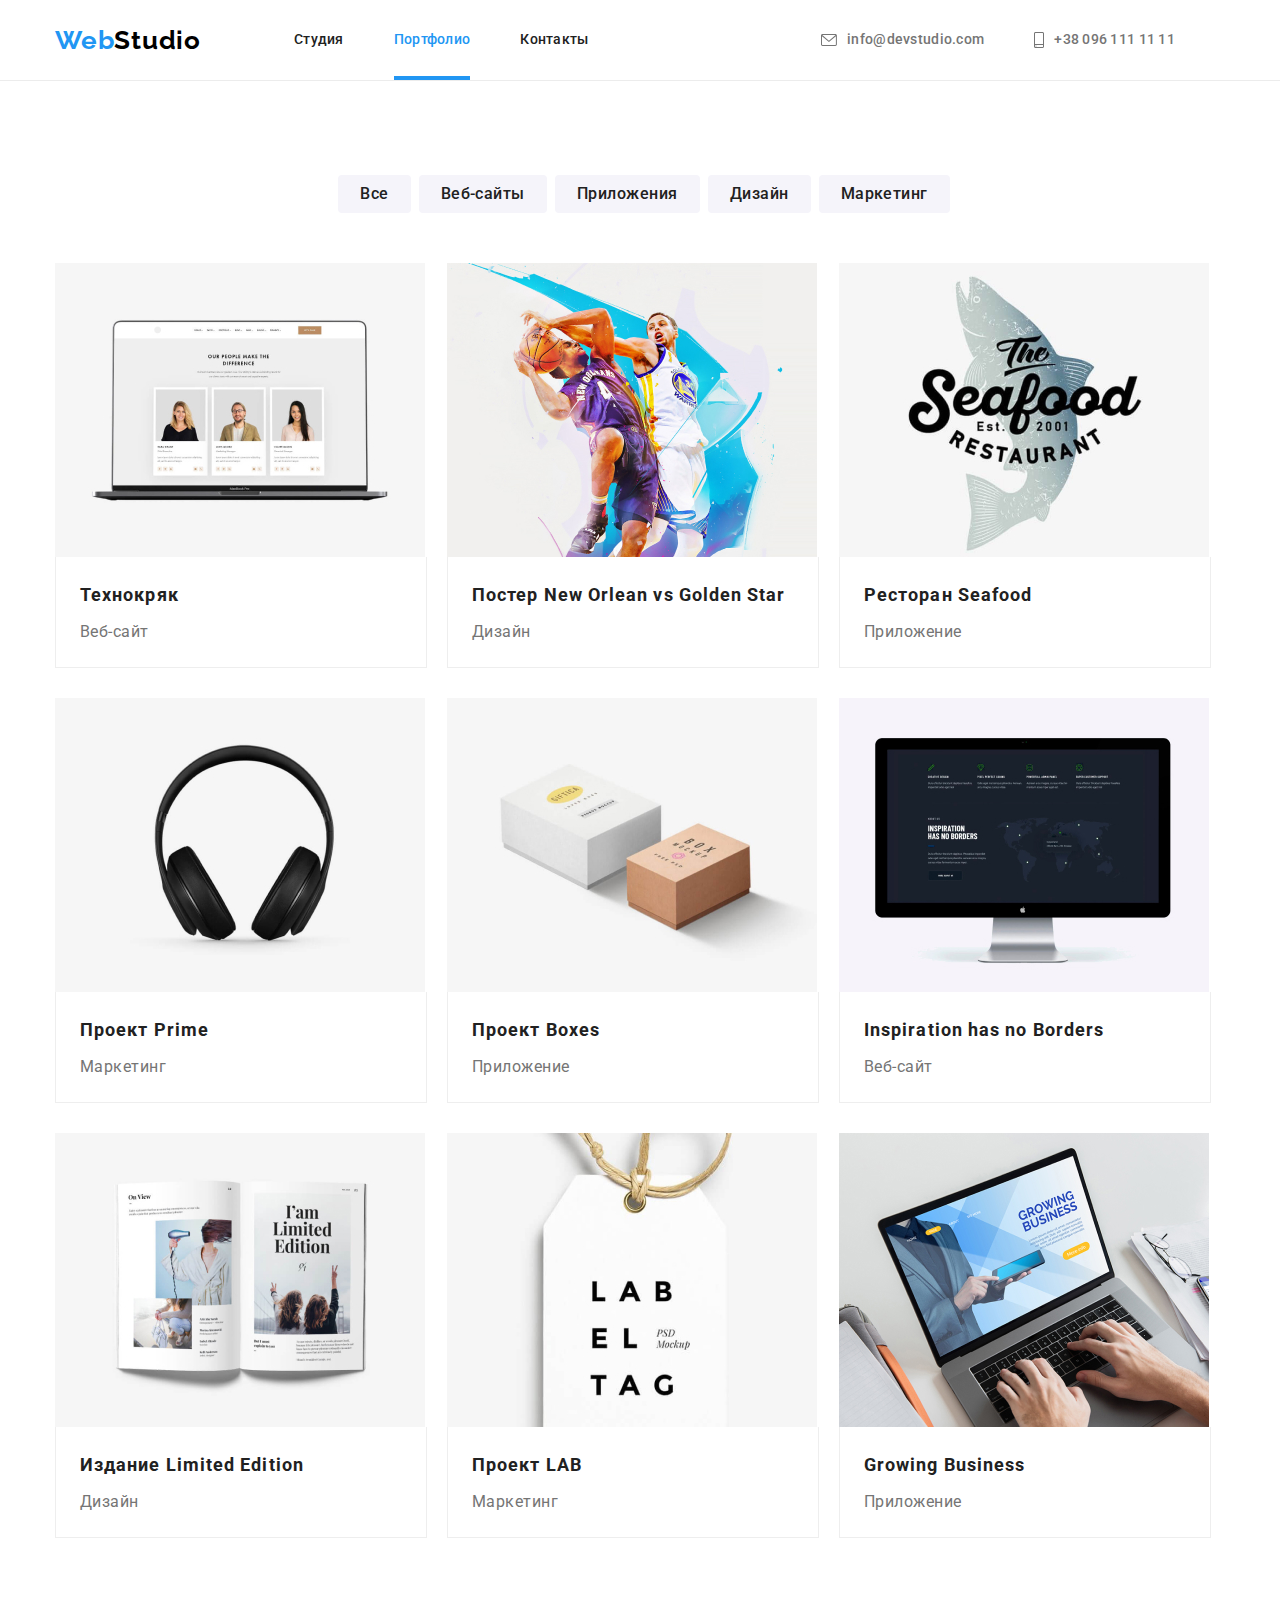
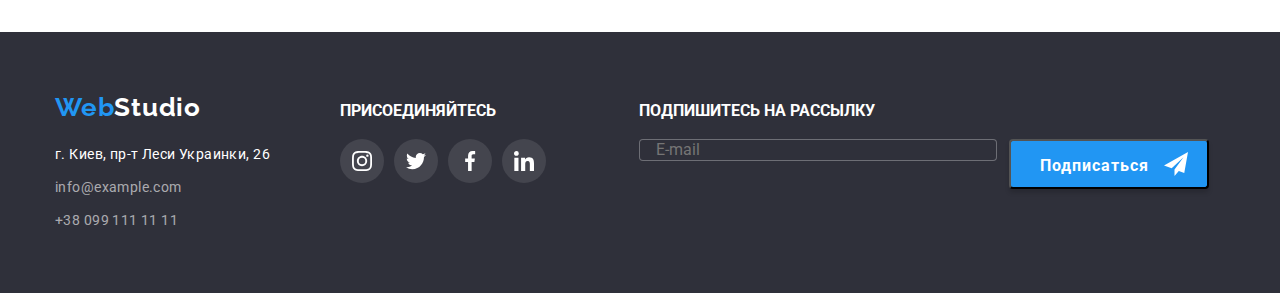
<file: portfolio.html>
<!DOCTYPE html>
<html lang="ru">
<head>
    <meta charset="UTF-8">
    <meta http-equiv="X-UA-Compatible" content="IE=edge">
    <meta name="description" content="Вивчення основ CSS">
    <title>Портфолио</title>
<link rel="stylesheet" href="https://cdnjs.cloudflare.com/ajax/libs/modern-normalize/1.0.0/modern-normalize.min.css">
    <link rel="stylesheet" href="./css/style.css">
<link
    href="https://fonts.googleapis.com/css2?family=Raleway:wght@700&amp;family=Roboto:wght@400;500;700;900&amp;display=swap"
    rel="stylesheet">
    
</head>
<body>
    <!--Шапка-->
<header class="page-header">
    <!--CONTAINER-->
    <div class="container">
    <nav class="header-nav"><a href="WebStudio" class="logo-web">Web<span class="logo">Studio</span></a>
        <ul class="nav-list">
            <li class="open-li"><a href="https://liudmylka.github.io/goit-markup-hw-06/" class="open-link">Студия</a></li>
            <li class="open-link-li"><a href="https://liudmylka.github.io/goit-markup-hw-06/portfolio.html" class="open">Портфолио</a></li>
            <li><a href="Контакты" class="site-nav">Контакты</a></li>
        </ul>
    </nav>
<ul class="contact-list">
    <li class="page-link-li">
        <a href="mailto:info@devstudio.com" class="page-link"> <svg class="mail-link">
                <use href="./images/icons.svg/symbol-defs.svg#icon-envelope"></use>
            </svg>info@devstudio.com</a>
    </li>
    <li class="page-link-li">
        <a href="tel:+380961111111" class="page-contact"><svg class="phone">
                <use href="./images/icons.svg/symbol-defs.svg#icon-smartphone"></use>
            </svg>+38 096 111 11 11</a>
    </li>
</ul>
</div>
</header>

<main>
    <!--Герой-->
<section class="hero-blok">
    <!--CONTAINER-->
    <div class="container">
    <h1 class="visually-hidden">Filters</h1>
    <ul class="button-list">   
        <li class="but-one"><button type="button" class="button">Все</button></li>
        <li class="but-one"><button type="button" class="button">Веб-сайты</button></li>
        <li class="but-one"><button type="button" class="button">Приложения</button></li>
        <li class="but-one"><button type="button" class="button">Дизайн</button></li>
        <li><button type="button" class="button">Маркетинг</button></li>
    </ul>
        <ul class="images">        
<li class="images-card"><a href="images1" class="photo">
    <div class="overlay-blok">
    <img width="370" src="images/portfolio/1.img.jpg" alt="project1">
    <div class="overlay">
        <p class="overlay-text">
            Технокряк это современная площадка распространения коронавируса. Компании используют эту платформу для цифрового
            шпионажа и атак на защищённые сервера конкурентов.
        </p>
    </div>
    </div>
    <div class="card-title">         
    <h2 class="title-small">Технокряк</h2>
     <p class="small-text-p">Веб-сайт</p></div>
    </a></li>

<li class="images-card"><a href="images2" class="photo">
    <div class="overlay-blok">
    <img width="370" src="images/portfolio/2.img.jpg" alt="project2">
        <div class="overlay">
            <p class="overlay-text">
                Технокряк это современная площадка распространения коронавируса. Компании используют эту платформу для цифрового
                шпионажа и атак на защищённые сервера конкурентов.
            </p>
        </div>
        </div>
    <div class="card-title">
    <h2 class="title-small">Постер New Orlean vs Golden Star</h2>
    <p class="small-text-p">Дизайн</p></div></a></li>
<li class="images-last"><a href="images3" class="photo">
    <div class="overlay-blok">
    <img width="370" src="images/portfolio/3.img.jpg" alt="project3">
    <div class="overlay">
        <p class="overlay-text">
            Технокряк это современная площадка распространения коронавируса. Компании используют эту платформу для цифрового
            шпионажа и атак на защищённые сервера конкурентов.
        </p>
    </div>
    </div>
    <div class="card-title">
    <h2 class="title-small">Ресторан Seafood</h2>
    <p class="small-text-p">Приложение</p></div></a></li>
<li class="images-card"><a href="images4" class="photo">
    <div class="overlay-blok">
    <img width="370" src="images/portfolio/4.img.jpg" alt="project4">
<div class="overlay">
    <p class="overlay-text">
        Технокряк это современная площадка распространения коронавируса. Компании используют эту платформу для цифрового
        шпионажа и атак на защищённые сервера конкурентов.
    </p>
</div>
</div>
    <div class="card-title">
    <h2 class="title-small">Проект Prime</h2>
    <p class="small-text-p">Маркетинг</p></div></a></li>
<li class="images-card"><a href="images5" class="photo">
    <div class="overlay-blok">
    <img width="370" src="images/portfolio/5.img.jpg" alt="project5">
    <div class="overlay">
        <p class="overlay-text">
            Технокряк это современная площадка распространения коронавируса. Компании используют эту платформу для цифрового
            шпионажа и атак на защищённые сервера конкурентов.
        </p>
    </div>
    </div>
    <div class="card-title">
    <h2 class="title-small">Проект Boxes</h2>
    <p class="small-text-p">Приложение</p></div></a></li>
<li class="images-last"><a href="images6" class="photo">
    <div class="overlay-blok">
    <img width="370" src="images/portfolio/6.img.jpg" alt="project6">
    <div class="overlay">
        <p class="overlay-text">
            Технокряк это современная площадка распространения коронавируса. Компании используют эту платформу для цифрового
            шпионажа и атак на защищённые сервера конкурентов.
        </p>
    </div>
    </div>
    <div class="card-title">
    <h2 class="title-small">Inspiration has no Borders</h2>   
    <p class="small-text-p">Веб-сайт</p></div></a></li>
<li class="images-card"><a href="images7" class="photo">
    <div class="overlay-blok">
    <img width="370" src="images/portfolio/7.img.jpg" alt="project7">
    <div class="overlay">
        <p class="overlay-text">
            Технокряк это современная площадка распространения коронавируса. Компании используют эту платформу для цифрового
            шпионажа и атак на защищённые сервера конкурентов.
        </p>
    </div>
    </div>
    <div class="card-title">
    <h2 class="title-small">Издание Limited Edition</h2>
    <p class="small-text-p">Дизайн</p></div></a></li>
<li class="images-card"><a href="images8" class="photo">
    <div class="overlay-blok">
    <img width="370" src="images/portfolio/8.img.jpg" alt="project8">
    <div class="overlay">
        <p class="overlay-text">
            Технокряк это современная площадка распространения коронавируса. Компании используют эту платформу для цифрового
            шпионажа и атак на защищённые сервера конкурентов.
        </p>
    </div>
    </div>
    <div class="card-title">
    <h2 class="title-small">Проект LAB</h2>
    <p class="small-text-p">Маркетинг</p></div></a></li>
<li class="images-last"><a href="images9" class="photo">
    <div class="overlay-blok">
    <img width="370" src="images/portfolio/9.img.jpg" alt="project9">
    <div class="overlay">
        <p class="overlay-text">
            Технокряк это современная площадка распространения коронавируса. Компании используют эту платформу для цифрового
            шпионажа и атак на защищённые сервера конкурентов.
        </p>
    </div>
    </div>
    <div class="card-title">
    <h2 class="title-small">Growing Business</h2>
    <p class="small-text-p">Приложение</p></div></a></li>
        </ul>
        </div>
</section>
</main>

<footer class="footer">
    <!--CONTAINER-->
    <div class="container">
        <div>
            <a href="WebStudio" class="logo-web">Web<span class="logo-two">Studio</span></a>
            <address class="footer-address">
                г. Киев, пр-т Леси Украинки, 26
                <ul class="link">
                    <li class="mail"><a href="mailto:info@example.com" class="footer-link">info@example.com</a></li>
                    <li class="tel"><a href="tel:+380991111111" class="footer-link">+38 099 111 11 11</a></li>
                </ul>
            </address>
        </div>
    
        <div class="footer-end">
            <h3 class="our-partner">присоединяйтесь</h3>
            <ul class="site">
                <li class="partner"><a class="site-link" href="https://www.instagram.com/">
                        <svg class="icon-two">
                            <use href="./images/icons.svg/symbol-defs.svg#icon-instagram-2"></use>
                        </svg></a></li>
                <li class="partner"><a class="site-link" href="https://twitter.com">
                        <svg class="icon-two">
                            <use href="./images/icons.svg/symbol-defs.svg#icon-twitter-1"></use>
                        </svg></a></li>
                <li class="partner"><a class="site-link" href="https://uk-ua.facebook.com">
                        <svg class="icon-two">
                            <use href="./images/icons.svg/symbol-defs.svg#icon-facebook-1"></use>
                        </svg></a></li>
                <li class="partner-last"><a class="site-link" href="https://www.linkedin.com">
                        <svg class="icon-two">
                            <use href="./images/icons.svg/symbol-defs.svg#icon-linkedin-1"></use>
                        </svg></a></li>
            </ul>
        </div>
    <form class="signup-form" name="signup_form" autocomplete="on" novalidate>
        
        <h3 class="name-form">Подпишитесь на рассылку</h3>
        <div class="all-form">
       <label>
            <input type="email" name="email" placeholder="E-mail" />
        </label>
        <div class="button-icon">
        <button type="submit" class="button-form">Подписаться
            <svg class="icon-send">
                <use href="./images/icons.svg/symbol-defs-2.svg#icon-icon-send"></use>
            </svg>
        </button></div>
    </div>
    </form>
    </div>
</footer>
</body>
</html>
</file>
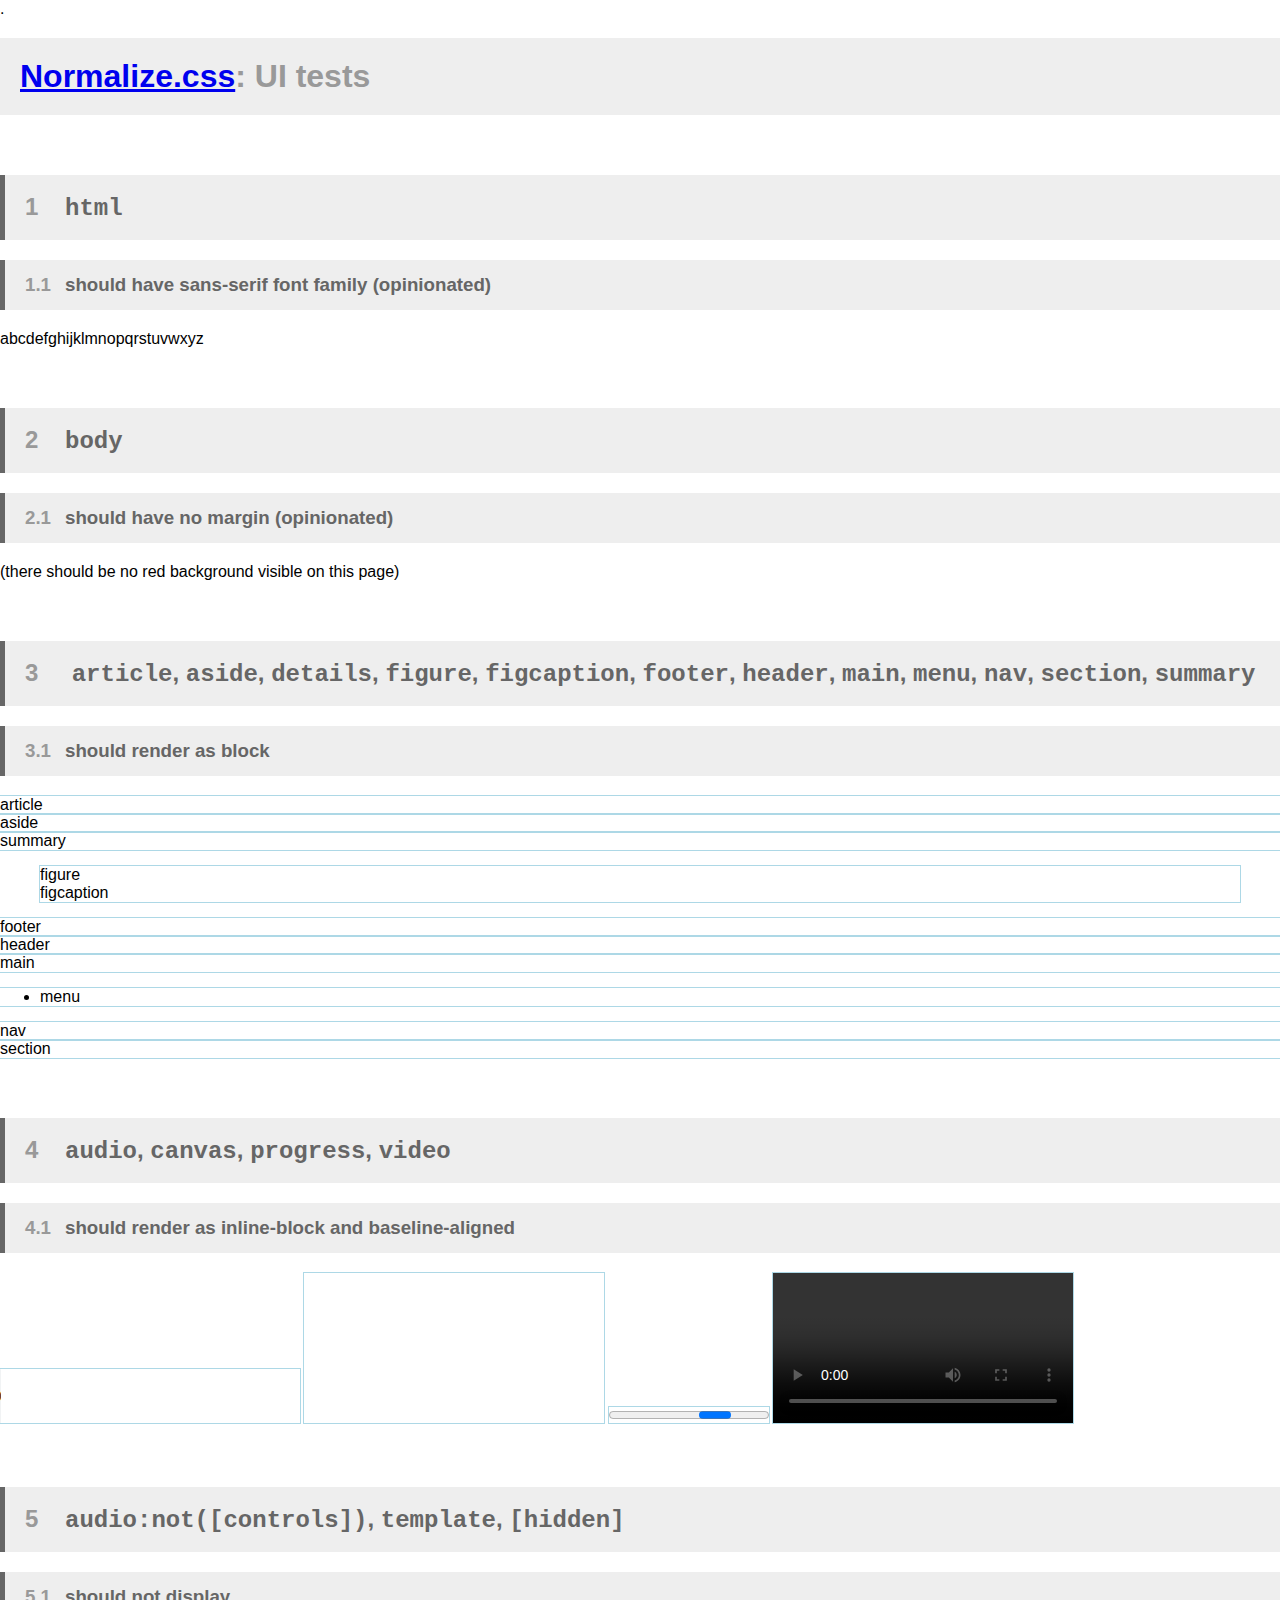
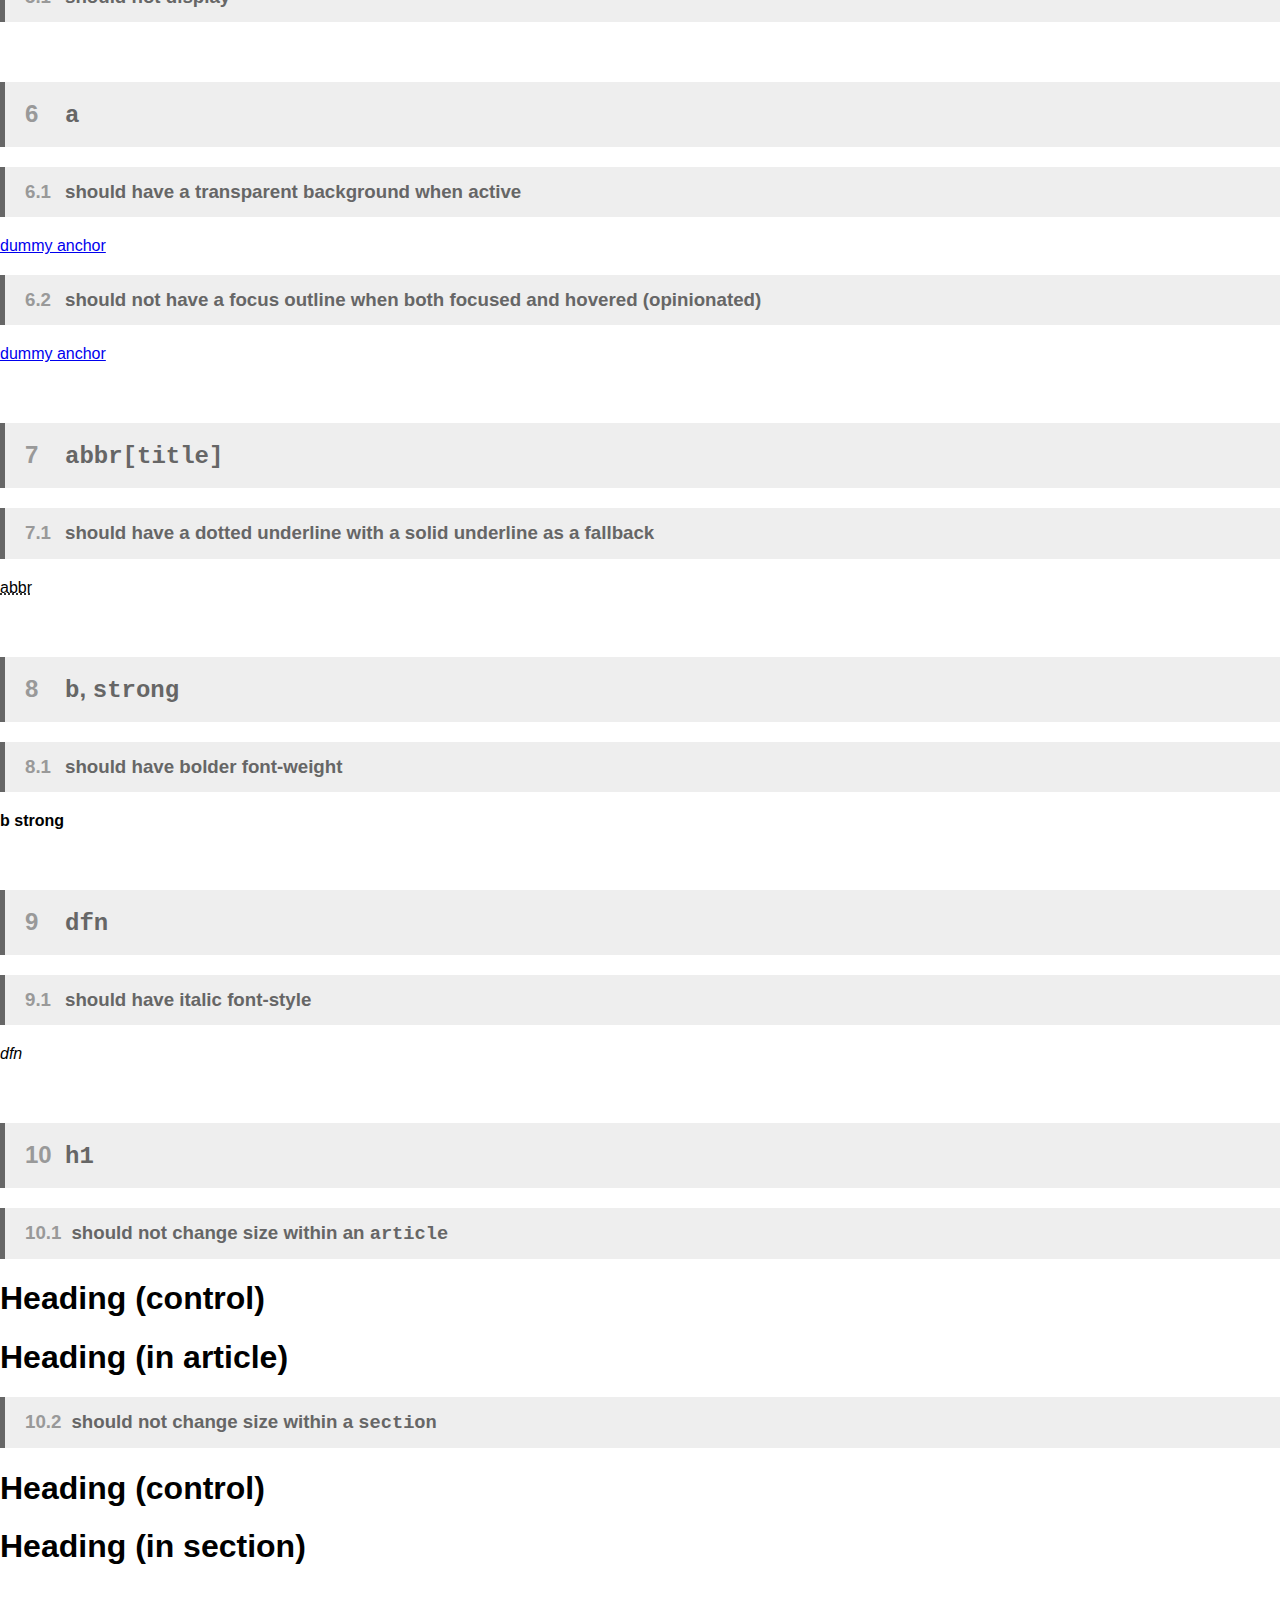
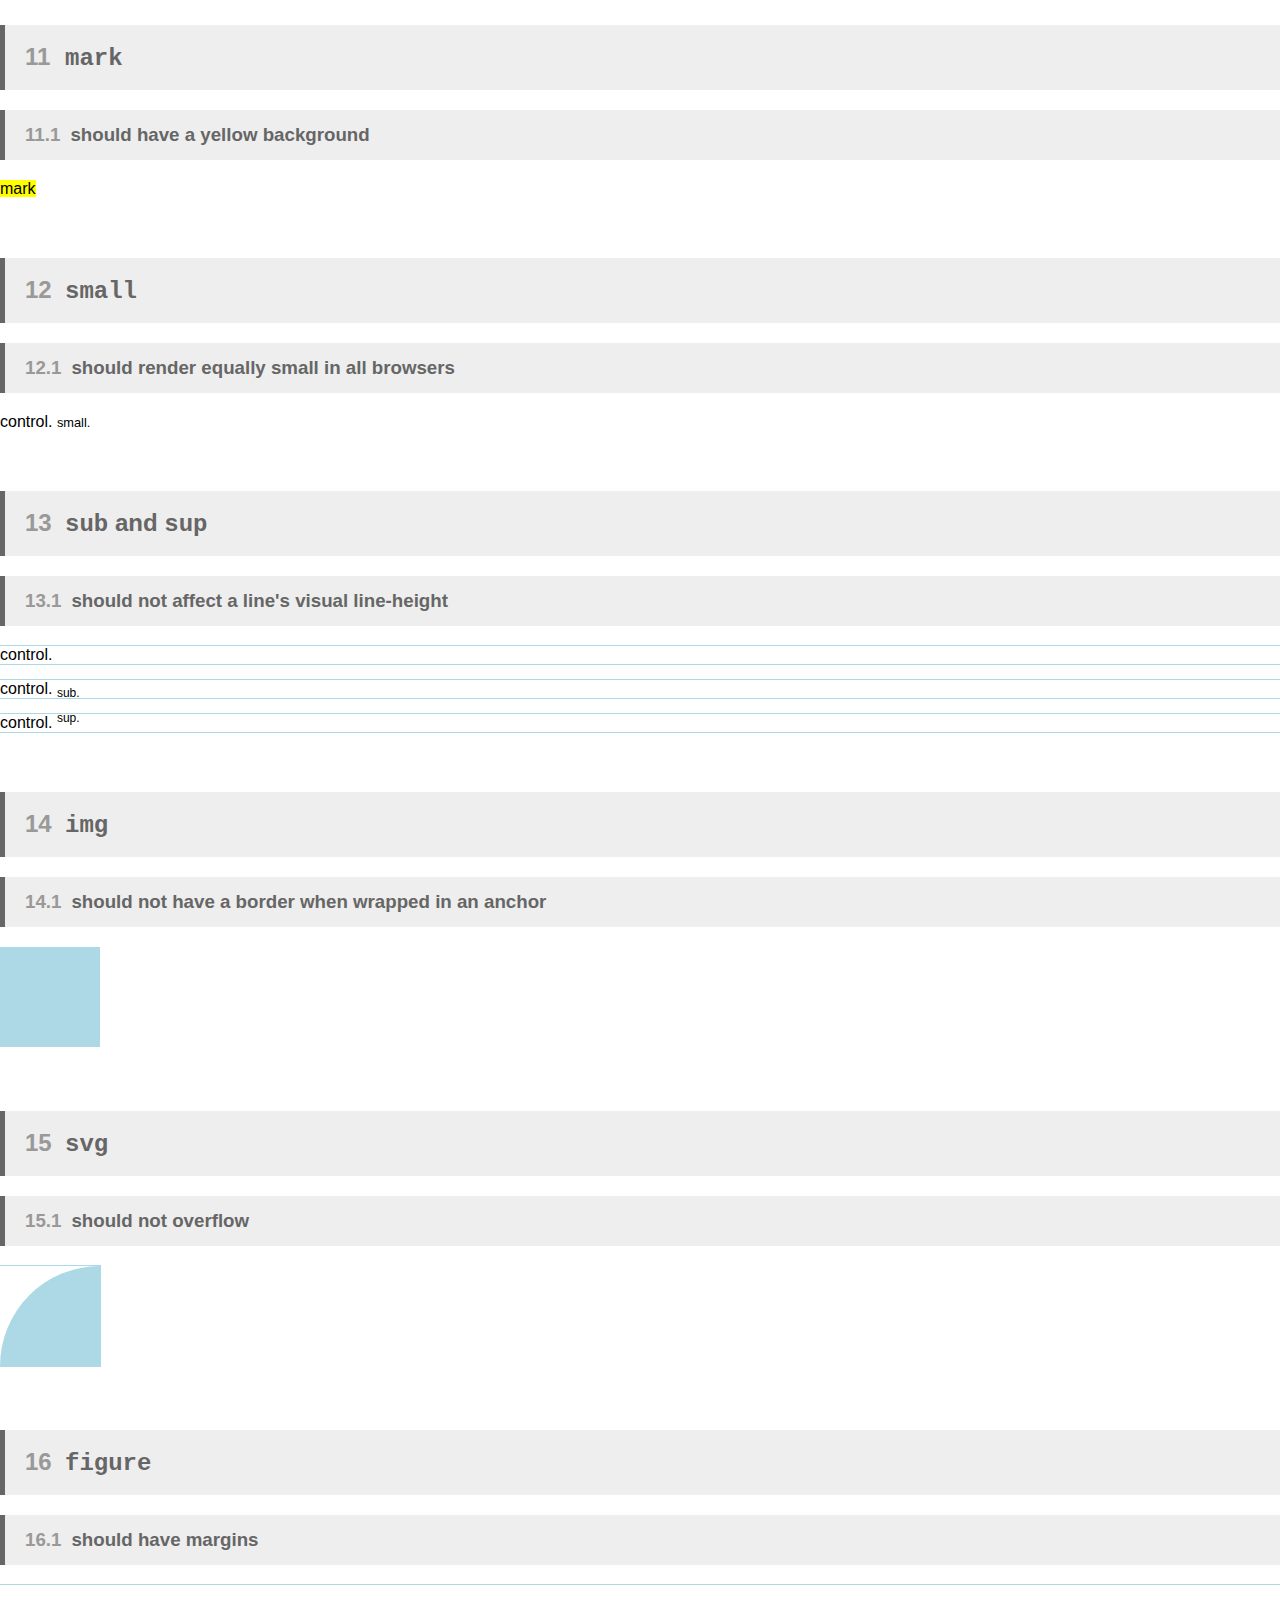
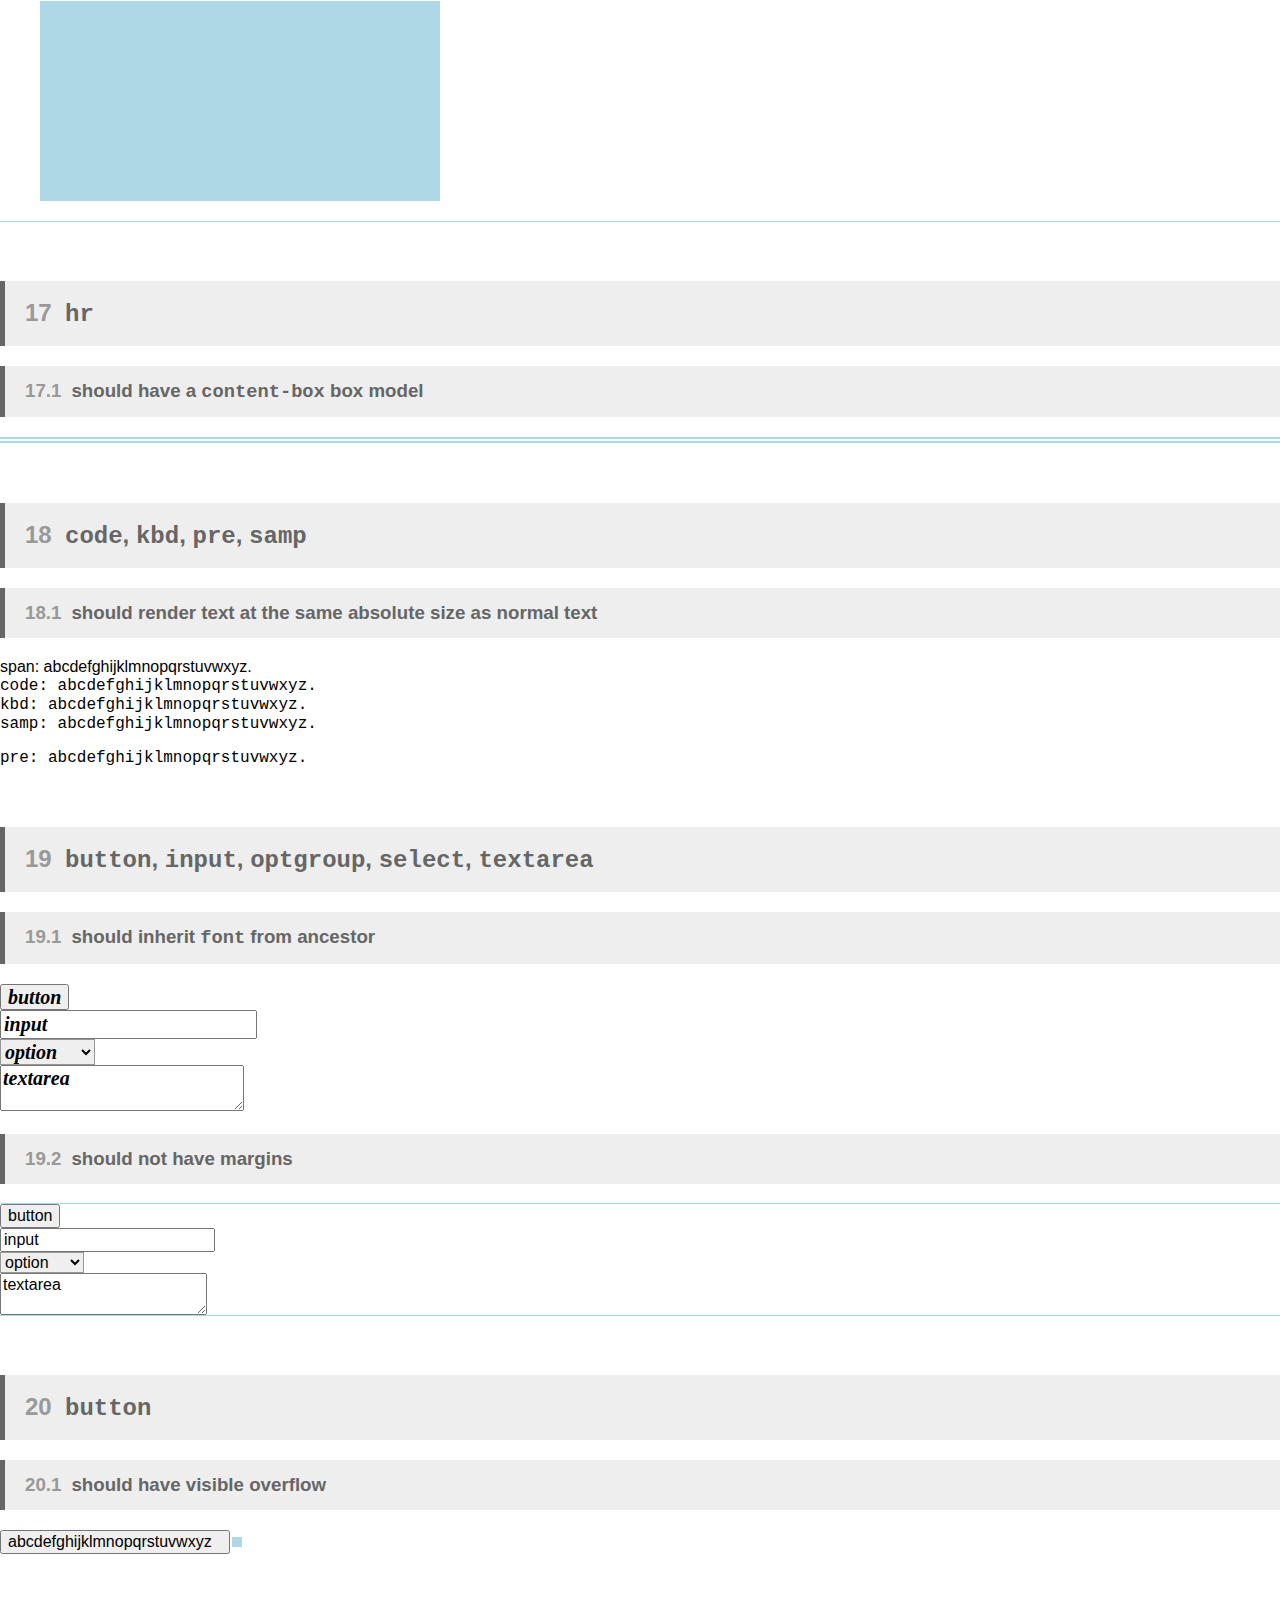
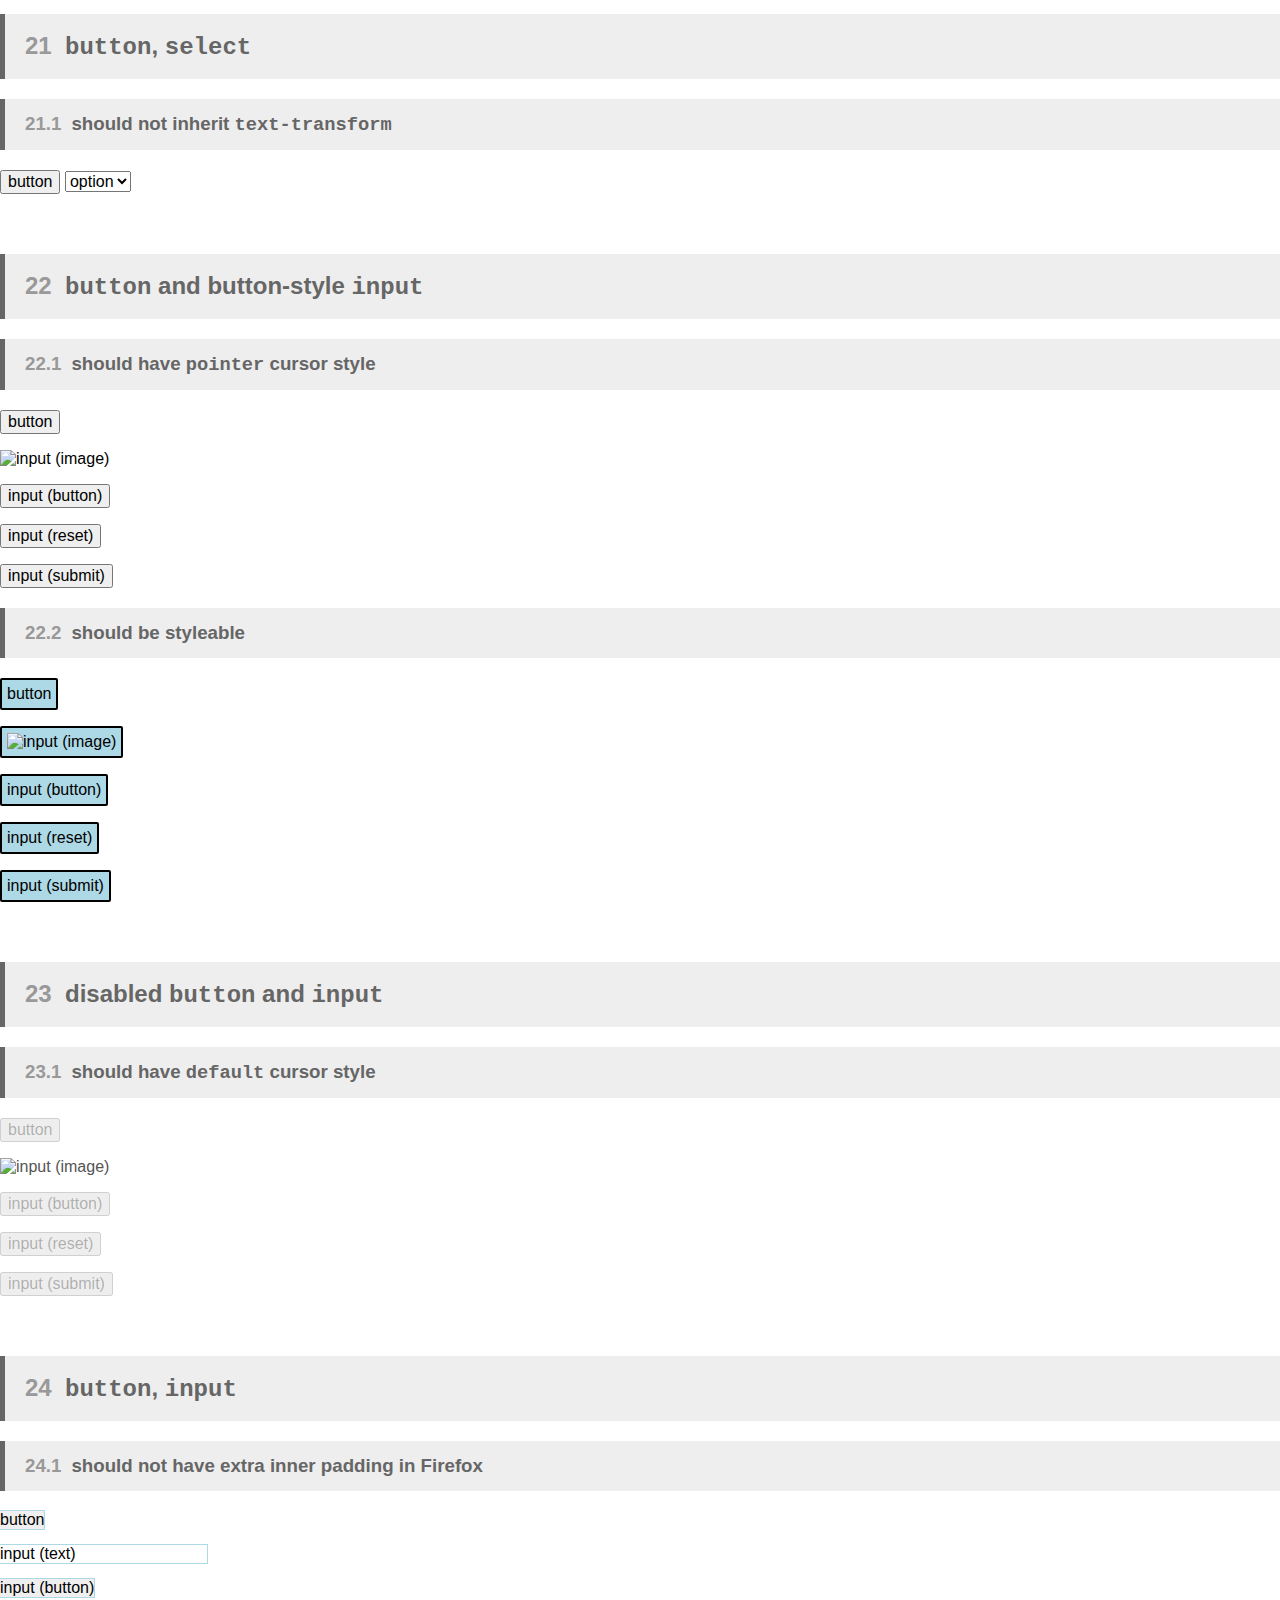
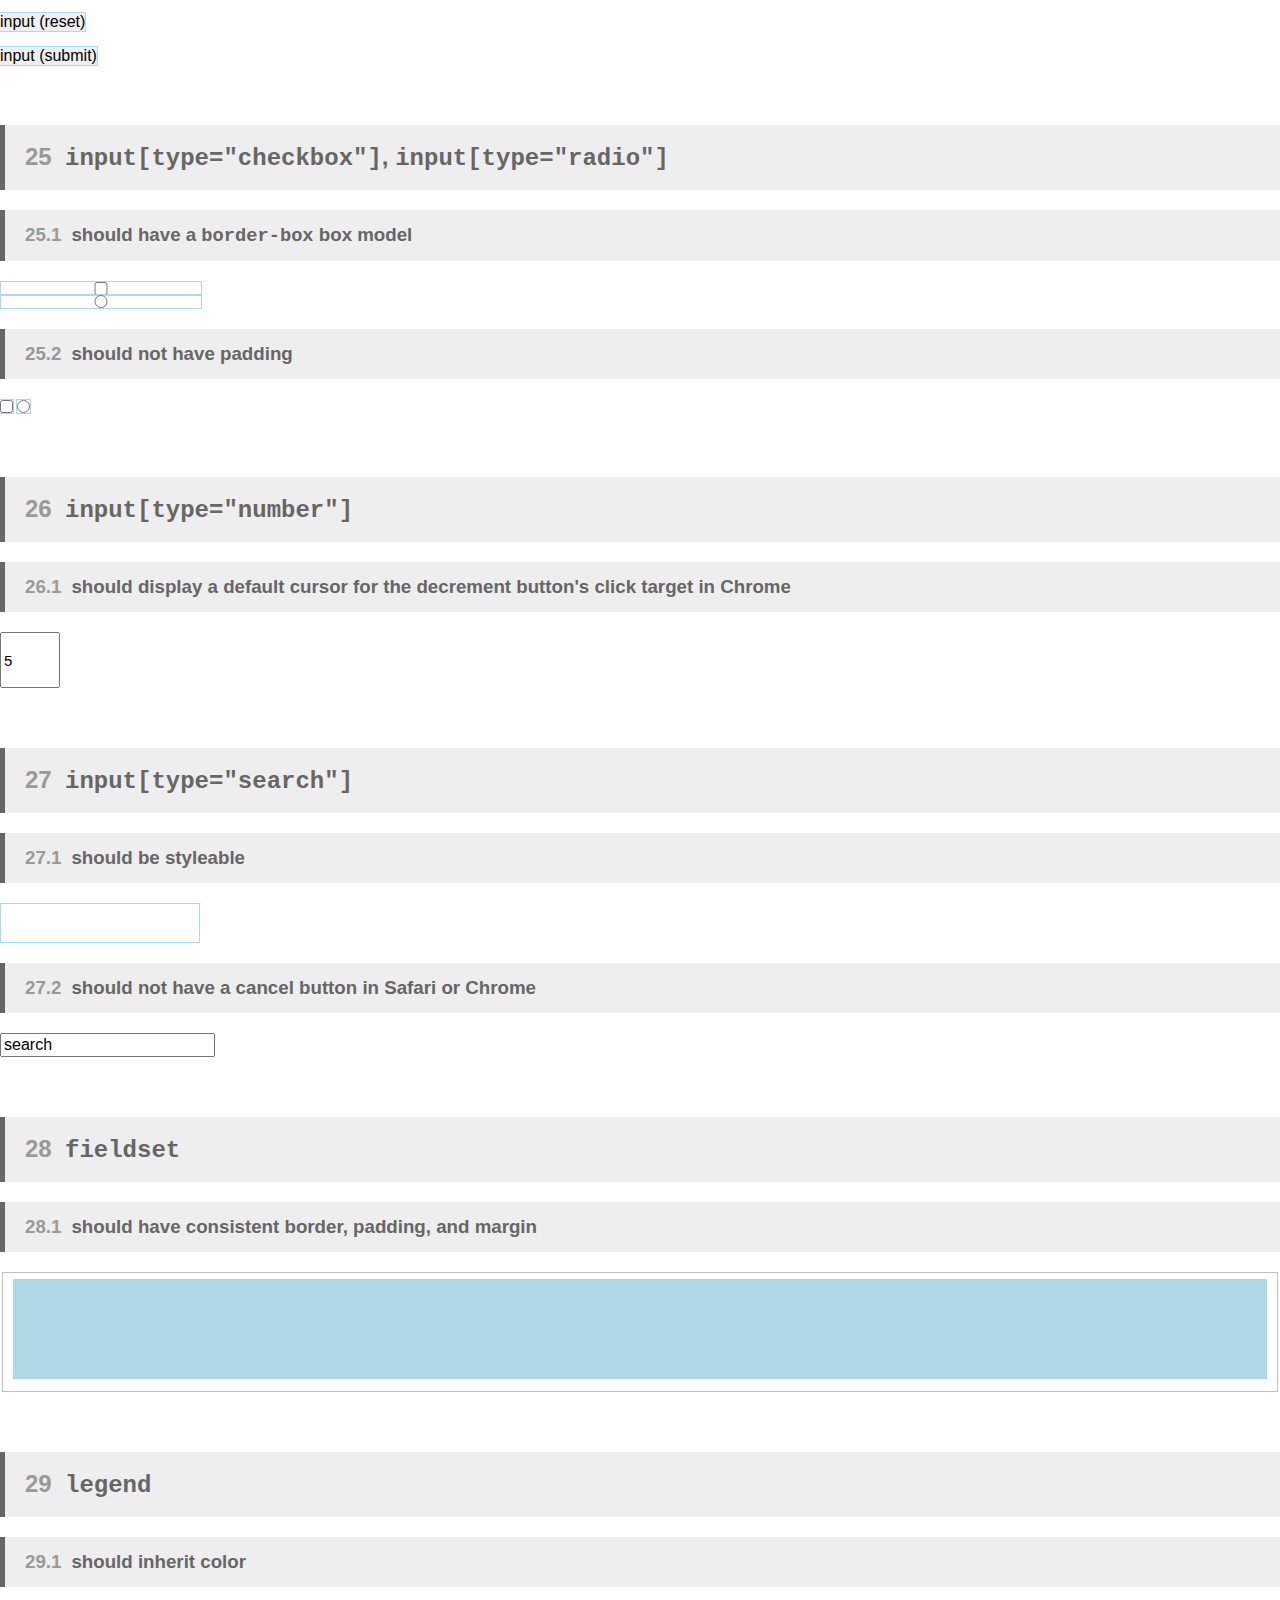
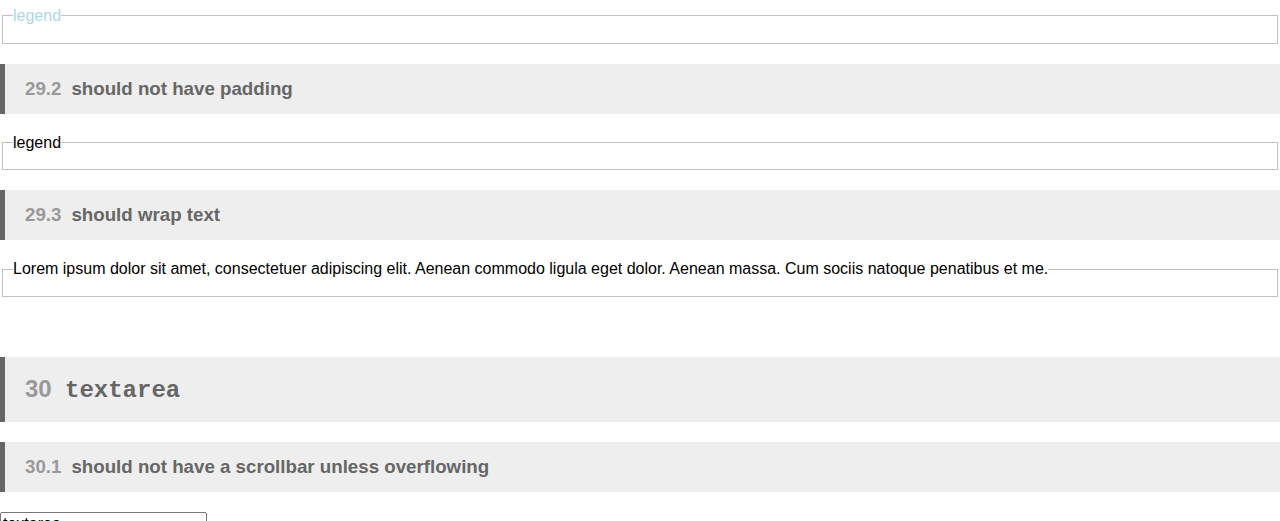
<file: css/normalize.css-4.0.0/test.html>
<!DOCTYPE html>
<html lang="en">
<meta charset="utf-8">
<meta name="viewport" content="width=device-width,initial-scale=1">
<title>Normalize CSS: UI tests</title>
<script src="https://html5shim.googlecode.com/svn/trunk/html5.js"></script>
<link rel="stylesheet" href="normalize.css">
<style>
  /*! suit-test v0.1.0 | MIT License | github.com/suitcss */

  .Test {
    background: #fff;
    counter-reset: test-describe;
  }

  .Test-describe:before {
    content: counter(test-describe);
    counter-increment: test-describe;
  }

  .Test-describe {
    counter-reset: test-it;
  }

  .Test-it:before {
    content: counter(test-describe) "." counter(test-it);
    counter-increment: test-it;
  }

  .Test-title {
    font-size: 2em;
    font-family: sans-serif;
    padding: 20px;
    margin: 20px 0;
    background: #eee;
    color: #999;
  }

  .Test-describe,
  .Test-it {
    background: #eee;
    border-left: 5px solid #666;
    color: #666;
    font-family: sans-serif;
    font-weight: bold;
    margin: 20px 0;
    padding: 0.75em 20px;
  }

  .Test-describe {
    font-size: 1.5em;
    margin: 60px 0 20px;
  }

  .Test-describe:before,
  .Test-it:before {
    color: #999;
    display: inline-block;
    margin-right: 10px;
    min-width: 30px;
    text-transform: uppercase;
  }

  /* Custom helpers */

  /**
   * Test whether the body's margin has been removed
   */

  body {
    background: red;
  }

  /**
   * Highlight the bounds of direct children of a test block
   */

  .Test-run--highlightEl > * {
    outline: 1px solid #ADD8E6;
  }
</style>

<div class="Test">
  .

  <h1 class="Test-title"><a href="https://github.com/necolas/normalize.css">Normalize.css</a>: UI tests</h1>

  <h2 class="Test-describe"><code>html</code></h2>
  <h3 class="Test-it">should have sans-serif font family (opinionated)</h3>
  <div class="Test-run">
    abcdefghijklmnopqrstuvwxyz
  </div>

  <h2 class="Test-describe"><code>body</code></h2>
  <h3 class="Test-it">should have no margin (opinionated)</h3>
  <div class="Test-run">
    (there should be no red background visible on this page)
  </div>

  <h2 class="Test-describe">
    <code>article</code>, <code>aside</code>, <code>details</code>,
    <code>figure</code>, <code>figcaption</code>, <code>footer</code>,
    <code>header</code>, <code>main</code>,
    <code>menu</code>, <code>nav</code>, <code>section</code>,
    <code>summary</code>
  </h2>
  <h3 class="Test-it">should render as block</h3>
  <div class="Test-run Test-run--highlightEl">
    <article>article</article>
    <aside>aside</aside>
    <details>
      <summary>summary</summary>
      details
    </details>
    <figure>
      figure
      <figcaption>figcaption</figcaption>
    </figure>
    <footer>footer</footer>
    <header>header</header>
    <main>main</main>
    <menu><li>menu</li></menu>
    <nav>nav</nav>
    <section>section</section>
  </div>

  <h2 class="Test-describe"><code>audio</code>, <code>canvas</code>, <code>progress</code>, <code>video</code></h2>
  <h3 class="Test-it">should render as inline-block and baseline-aligned</h3>
  <div class="Test-run Test-run--highlightEl">
    <audio controls>audio</audio>
    <canvas>canvas</canvas>
    <progress>progress</progress>
    <video controls>video</video>
  </div>

  <h2 class="Test-describe"><code>audio:not([controls])</code>, <code>template</code>, <code>[hidden]</code></h2>
  <h3 class="Test-it">should not display</h3>
  <div class="Test-run Test-run--highlightEl">
    <audio>audio</audio>
    <template>
      <h1>{{title}}</h1>
      <content></content>
    </template>
    <p hidden>This should be hidden</p>
  </div>

  <h2 class="Test-describe"><code>a</code></h2>
  <h3 class="Test-it">should have a transparent background when active</h3>
  <div class="Test-run">
    <a href="#non">dummy anchor</a>
  </div>
  <h3 class="Test-it">should not have a focus outline when both focused and hovered (opinionated)</h3>
  <div class="Test-run">
    <a href="#non">dummy anchor</a>
  </div>

  <h2 class="Test-describe"><code>abbr[title]</code></h2>
  <h3 class="Test-it">should have a dotted underline with a solid underline as a fallback</h3>
  <div class="Test-run">
    <abbr title="abbreviation">abbr</abbr>
  </div>

  <h2 class="Test-describe"><code>b</code>, <code>strong</code></h2>
  <h3 class="Test-it">should have bolder font-weight</h3>
  <div class="Test-run">
    <b>b</b>
    <strong>strong</strong>
  </div>

  <h2 class="Test-describe"><code>dfn</code></h2>
  <h3 class="Test-it">should have italic font-style</h3>
  <div class="Test-run">
    <dfn>dfn</dfn>
  </div>

  <h2 class="Test-describe"><code>h1</code></h2>
  <h3 class="Test-it">should not change size within an <code>article</code></h3>
  <div class="Test-run">
    <h1>Heading (control)</h1>
    <article>
      <h1>Heading (in article)</h1>
    </article>
  </div>
  <h3 class="Test-it">should not change size within a <code>section</code></h3>
  <div class="Test-run">
    <h1>Heading (control)</h1>
    <section>
      <h1>Heading (in section)</h1>
    </section>
  </div>

  <h2 class="Test-describe"><code>mark</code></h2>
  <h3 class="Test-it">should have a yellow background</h3>
  <div class="Test-run">
    <mark>mark</mark>
  </div>

  <h2 class="Test-describe"><code>small</code></h2>
  <h3 class="Test-it">should render equally small in all browsers</h3>
  <div class="Test-run">
    control. <small>small.</small>
  </div>

  <h2 class="Test-describe"><code>sub</code> and <code>sup</code></h2>
  <h3 class="Test-it">should not affect a line's visual line-height</h3>
  <div class="Test-run Test-run--highlightEl">
    <p>control.</p>
    <p>control. <sub>sub.</sub></p>
    <p>control. <sup>sup.</sup></p>
  </div>

  <h2 class="Test-describe"><code>img</code></h2>
  <h3 class="Test-it">should not have a border when wrapped in an anchor</h3>
  <div class="Test-run">
    <a href="#non">
      <!-- scaled-up 1px image -->
      <img style="background-color:#ADD8E6" src="[data-uri]" width="100" height="100">
    </a>
  </div>

  <h2 class="Test-describe"><code>svg</code></h2>
  <h3 class="Test-it">should not overflow</h3>
  <div class="Test-run Test-run--highlightEl">
    <svg width="100px" height="100px">
      <circle cx="100" cy="100" r="100" fill="#ADD8E6" />
    </svg>
  </div>

  <h2 class="Test-describe"><code>figure</code></h2>
  <h3 class="Test-it">should have margins</h3>
  <div class="Test-run" style="outline:1px solid #ADD8E6; overflow:hidden;">
    <figure>
      <img style="background-color:#ADD8E6" src="[data-uri]" width="400" height="200">
    </figure>
  </div>

  <h2 class="Test-describe"><code>hr</code></h2>
  <h3 class="Test-it">should have a <code>content-box</code> box model</h3>
  <div class="Test-run" style="">
    <hr style="height:2px; border:solid #ADD8E6; border-width:2px 0;">
  </div>

  <h2 class="Test-describe"><code>code</code>, <code>kbd</code>, <code>pre</code>, <code>samp</code></h2>
  <h3 class="Test-it">should render text at the same absolute size as normal text</h3>
  <div class="Test-run">
    <span>span: abcdefghijklmnopqrstuvwxyz.</span><br>
    <code>code: abcdefghijklmnopqrstuvwxyz.</code><br>
    <kbd>kbd: abcdefghijklmnopqrstuvwxyz.</kbd><br>
    <samp>samp: abcdefghijklmnopqrstuvwxyz.</samp>
    <pre>pre: abcdefghijklmnopqrstuvwxyz.</pre>
  </div>

  <h2 class="Test-describe"><code>button</code>, <code>input</code>, <code>optgroup</code>, <code>select</code>, <code>textarea</code></h2>
  <h3 class="Test-it">should inherit <code>font</code> from ancestor</h3>
  <div class="Test-run" style="font:bold italic 20px/1 serif;">
    <button>button</button><br>
    <input value="input"><br>
    <select style="border:1px solid #999;">
      <optgroup label="optgroup">
        <option>option</option>
      </optgroup>
      <option>option</option>
    </select><br>
    <textarea>textarea</textarea>
  </div>
  <h3 class="Test-it">should not have margins</h3>
  <div class="Test-run" id="form-collection-margins">
    <style>
      #form-collection-margins {
        outline: 1px solid #ADD8E6;
        overflow: hidden;
      }

      #form-collection-margins button,
      #form-collection-margins input,
      #form-collection-margins select,
      #form-collection-margins textarea {
        display: block;
      }
    </style>
    <button>button</button>
    <input value="input">
    <select style="border:1px solid #999;">
      <optgroup label="optgroup">
        <option>option</option>
      </optgroup>
      <option>option</option>
    </select>
    <textarea>textarea</textarea>
  </div>

  <h2 class="Test-describe"><code>button</code></h2>
  <h3 class="Test-it">should have visible overflow</h3>
  <div class="Test-run" id="button-overflow">
    <style>
      #button-overflow button:after {
        content: "";
        background: #ADD8E6;
        display: inline-block;
        height: 10px;
        position:relative;
        right: -20px;
        width: 10px;
      }
    </style>
    <button>abcdefghijklmnopqrstuvwxyz</button>
  </div>

  <h2 class="Test-describe"><code>button</code>, <code>select</code></h2>
  <h3 class="Test-it">should not inherit <code>text-transform</code></h3>
  <div class="Test-run" style="text-transform:uppercase">
    <button>button</button>
    <select><option>option</option></select>
  </div>

  <h2 class="Test-describe"><code>button</code> and button-style <code>input</code></h2>
  <h3 class="Test-it">should have <code>pointer</code> cursor style</h3>
  <div class="Test-run">
    <p><button>button</button></p>
    <p><input type="image" src="http://lorempixel.com/90/24" alt="input (image)"></p>
    <p><input type="button" value="input (button)"></p>
    <p><input type="reset" value="input (reset)"></p>
    <p><input type="submit" value="input (submit)"></p>
  </div>
  <h3 class="Test-it">should be styleable</h3>
  <div class="Test-run" id="button-like-style">
    <style>
      #button-like-style button,
      #button-like-style input {
        background: #ADD8E6;
        border: 2px solid black;
        border-radius: 2px;
        padding: 5px;
      }
    </style>
    <p><button>button</button></p>
    <p><input type="image" src="http://lorempixel.com/90/24" alt="input (image)"></p>
    <p><input type="button" value="input (button)"></p>
    <p><input type="reset" value="input (reset)"></p>
    <p><input type="submit" value="input (submit)"></p>
  </div>

  <h2 class="Test-describe">disabled <code>button</code> and <code>input</code></h2>
  <h3 class="Test-it">should have <code>default</code> cursor style</h3>
  <div class="Test-run">
    <p><button disabled>button</button></p>
    <p><input disabled type="image" src="http://lorempixel.com/90/24" alt="input (image)"></p>
    <p><input disabled type="button" value="input (button)"></p>
    <p><input disabled type="reset" value="input (reset)"></p>
    <p><input disabled type="submit" value="input (submit)"></p>
  </div>

  <h2 class="Test-describe"><code>button</code>, <code>input</code></h2>
  <h3 class="Test-it">should not have extra inner padding in Firefox</h3>
  <div class="Test-run" id="button-input-padding">
    <style>
      #button-input-padding button,
      #button-input-padding input {
        border: 0;
        padding: 0;
        outline: 1px solid #ADD8E6;
      }
    </style>
    <p><button>button</button></p>
    <p><input value="input (text)"></p>
    <p><input type="button" value="input (button)"></p>
    <p><input type="reset" value="input (reset)"></p>
    <p><input type="submit" value="input (submit)"></p>
  </div>

  <h2 class="Test-describe"><code>input[type="checkbox"]</code>, <code>input[type="radio"]</code></h2>
  <h3 class="Test-it">should have a <code>border-box</code> box model</h3>
  <div class="Test-run Test-run--highlightEl" id="radio-box-model">
    <style>
      #radio-box-model {
        width: 200px;
        border: 1px solid red;
      }

      #radio-box-model input {
        width: 100%;
        border: 5px solid #ADD8E6;
        display: block;
        position: relative;
      }
    </style>
    <input type="checkbox">
    <input type="radio" name="rad">
  </div>
  <h3 class="Test-it">should not have padding</h3>
  <div class="Test-run Test-run--highlightEl">
    <input type="checkbox">
    <input type="radio" name="rad">
  </div>

  <h2 class="Test-describe"><code>input[type="number"]</code></h2>
  <h3 class="Test-it">should display a default cursor for the decrement button's click target in Chrome</h3>
  <div class="Test-run">
    <input style="height:50px; font-size:15px;" type="number" id="in" min="0" max="10" value="5">
  </div>

  <h2 class="Test-describe"><code>input[type="search"]</code></h2>
  <h3 class="Test-it">should be styleable</h3>
  <div class="Test-run">
    <input type="search" style="border:1px solid #ADD8E6; padding:10px; width:200px;">
  </div>
  <h3 class="Test-it">should not have a cancel button in Safari or Chrome</h3>
  <div class="Test-run">
    <input type="search" value="search">
  </div>

  <h2 class="Test-describe"><code>fieldset</code></h2>
  <h3 class="Test-it">should have consistent border, padding, and margin</h3>
  <div class="Test-run">
    <fieldset>
      <div style="width:100%; height:100px; background:#ADD8E6;"></div>
    </fieldset>
  </div>

  <h2 class="Test-describe"><code>legend</code></h2>
  <h3 class="Test-it">should inherit color</h3>
  <div class="Test-run" style="color:#ADD8E6;">
    <fieldset>
      <legend>legend</legend>
    </fieldset>
  </div>
  <h3 class="Test-it">should not have padding</h3>
  <div class="Test-run">
    <fieldset>
      <legend>legend</legend>
    </fieldset>
  </div>
  <h3 class="Test-it">should wrap text</h3>
  <div class="Test-run">
    <fieldset>
      <legend>Lorem ipsum dolor sit amet, consectetuer adipiscing elit. Aenean commodo ligula eget dolor. Aenean massa. Cum sociis natoque penatibus et me.</legend>
    </fieldset>
  </div>

  <h2 class="Test-describe"><code>textarea</code></h2>
  <h3 class="Test-it">should not have a scrollbar unless overflowing</h3>
  <div class="Test-run">
    <textarea>textarea</textarea>
  </div>

</div>
</file>
<file: css/style.css>
:root {
  --background: #ffffff;
  --title: #ffffff;
  --text-one--title-two--title-three--title-name--title-small: #212121;
  --text--small-text: #757575;
  --color-link: #2196f3;
  --main-color: #212121;
  --black: #000000;
  --background-hero: #2f303a;
  --hero-blok: #eeeeee;
  --button: #f5f4fa;
}

body {
  background: var(--background);
  font-family: "Roboto", sans-serif;
  font-weight: 500;
  font-size: 14px;
  line-height: 114%;
  margin: 0px;
}
.container {
  width: 1200px;
  margin: 0 auto;
  padding-right: 15px;
  padding-left: 15px;
  /*border: 1px solid red;*/
}
.page-header {
  background: var(--background);
  font-weight: 500;
  font-size: 14px;
  line-height: 114%;
  display: flex;
  align-items: center;
  justify-content: space-between;
  border-bottom: 1px solid #ececec;
}
.page-header .container {
  display: flex;
  align-items: center;
  justify-content: space-between;
  width: 1200px;
}

ul {
  list-style: none;
}
.header-nav,
.nav-list,
.contact-list {
  display: flex;
  align-items: center;
  justify-content: space-between;
}
.nav-list ul {
  display: inline;
  align-items: center;
  justify-content: space-between;
  width: 135px;
  padding-top: 32px;
  padding-right: 331px;
  padding-bottom: 32px;
  padding-left: 0px;
}
.nav-list {
  margin: 0 auto;
  padding-left: 0px;
  margin-left: 93px;
}
.header-nav {
  justify-content: flex-start;
  margin-right: 93px;
  margin: 0;
}
.contact-list ul {
  display: inline;
  align-items: center;
  justify-content: space-between;
  width: 135px;
  padding-top: 32px;
  padding-right: 50px;
  padding-bottom: 32px;
  padding-left: 0px;
  margin-top: 0px;
  margin-bottom: 0px;
}
.contact-list {
  margin: 0;
  padding-left: 0px;
}
.mail-link {
  fill: currentColor;
  width: 16px;
  height: 12px;
  margin-right: 10px;
  margin-top: 0px;
}
.mail-link:hover,
.mail-link:focus,
.mail-link:active {
  fill: #2196f3;
  transition: cubic-bezier(0.4, 0, 0.2, 1);
}
.phone {
  fill: currentColor;
  width: 10px;
  height: 16px;
  margin-right: 10px;
  margin-top: 0px;
  transition-property: color;
  transition-duration: 250ms;
  transition-timing-function: cubic-bezier(0.4, 0, 0.2, 1);
  transition-delay: 0s;
}
.phone:hover,
.phone:focus,
.phone:active {
  fill: #2196f3;
}
.logo-web {
  color: var(--color-link);
  text-decoration: none;
  font-family: "Raleway", sans-serif;
  font-weight: 700;
  font-size: 26px;
  line-height: 119%;
  letter-spacing: 0.03em;
}
.logo {
  color: var(--black);
  font-family: "Raleway", sans-serif;
  font-weight: 700;
  font-size: 26px;
  line-height: 119%;
  letter-spacing: 0.03em;
}
.logo-two {
  color: var(--title);
  font-family: "Raleway", sans-serif;
  font-weight: 700;
  font-size: 26px;
  line-height: 119%;
  letter-spacing: 0.03em;
  margin: 0;
  margin-bottom: 20px;
  width: 145px;
}
.site-nav {
  display: inline-block;
  align-items: center;
  justify-content: space-around;
  padding-top: 32px;
  padding-right: 0px;
  padding-bottom: 32px;
  padding-left: 0px;
  color: var(--main-color);
  text-decoration: none;
  font-weight: 500;
  font-size: 14px;
  line-height: 114%;
  letter-spacing: 0.02em;
  display: flex;
  transition-property: color;
  transition-duration: 250ms;
  transition-timing-function: cubic-bezier(0.4, 0, 0.2, 1);
  transition-delay: 0s;
}

.site-nav:hover,
.site-nav:focus,
.site-nav:active {
  color: var(--color-link);
}

.open-link {
  display: inline-block;
  align-items: center;
  justify-content: space-around;
  padding-top: 32px;
  padding-right: 0px;
  padding-bottom: 32px;
  padding-left: 0px;
  margin-right: 0;
  color: var(--main-color);
  text-decoration: none;
  font-weight: 500;
  font-size: 14px;
  line-height: 114%;
  letter-spacing: 0.02em;
  transition-property: color;
  transition-duration: 250ms;
  transition-timing-function: cubic-bezier(0.4, 0, 0.2, 1);
  transition-delay: 0s;
}
.open-link:hover,
.open-link:focus,
.open-link:active {
  color: var(--color-link);
}

.open {
  display: inline-block;
  align-items: center;
  justify-content: space-around;
  padding-top: 32px;
  padding-right: 0px;
  padding-bottom: 32px;
  padding-left: 0px;
  margin-right: 0;
  color: var(--color-link);
  text-decoration: none;
  letter-spacing: 0.02em;
  position: relative;
  transition-property: color;
  transition-duration: 250ms;
  transition-timing-function: cubic-bezier(0.4, 0, 0.2, 1);
  transition-delay: 0s;
}
.open::after {
  content: "";
  display: block;
  width: 100%;
  height: 4px;
  background-color: #2196f3;
  position: absolute;
  left: 0px;
  bottom: 0px;
}

.open-li {
  margin-right: 50px;
}

.open-link-li {
  margin-right: 50px;
}

.open:hover,
.open:focus,
.open:active {
  color: var(--color-link);
}
.hero {
  background: var(--background-hero);
  background-image: linear-gradient(
      rgba(47, 48, 58, 0.4),
      rgba(47, 48, 58, 0.4)
    ),
    url("../images/icons.svg/Img.jpg");
  background-repeat: no-repeat;
  background-size: cover;
  background-position: center;
  text-align: center;
  height: 600px;
  max-width: 1600px;
  padding-top: 200px;
  padding-bottom: 200px;
  margin: 0 auto;
  margin-left: auto;
  margin-right: auto;
}

.hero-blok {
  color: var(--hero-blok);
  display: flex;
  padding-top: 94px;
  padding-bottom: 94px;
}
button {
  display: block;
}
.button-list {
  display: flex;
  justify-content: center;
  padding-left: 8px;
  margin-bottom: 50px;
  margin-top: 0px;
}
.button {
  color: var(--main-color);
  font-family: inherit;
  font-weight: 500;
  font-size: 16px;
  line-height: 162%;
  letter-spacing: 0.03em;
  background: var(--button);
  border-radius: 4px;
  border: none;
  height: 38px;
  transition-property: color, background-color, box-shadow;
  transition-duration: 250ms;
  transition-timing-function: cubic-bezier(0.4, 0, 0.2, 1);
  transition-delay: 0s;
  padding-top: 6px;
  padding-right: 22px;
  padding-bottom: 6px;
  padding-left: 22px;
}
.button:hover,
.button:focus,
.button:active {
  background: var(--color-link);
  color: var(--title);
  box-shadow: 0px 3px 1px rgba(0, 0, 0, 0.1), 0px 1px 2px rgba(0, 0, 0, 0.08),
    0px 2px 2px rgba(0, 0, 0, 0.12);
  box-shadow: 250ms cubic-bezier(0.4, 0, 0.2, 1);
  outline: none;
}
.but-one {
  margin-right: 8px;
}

.hero-title {
  display: inline-block;
  color: var(--title);
  font-weight: 900;
  font-size: 44px;
  line-height: 136%;
  text-transform: uppercase;
  letter-spacing: 0.06em;
  text-align: center;
  width: 696px;
  margin-bottom: 30px;
  margin-top: 0;
}
.botton-studio {
  align-items: center;
  color: var(--title);
  font-family: inherit;
  font-weight: 700;
  font-size: 16px;
  line-height: 187%;
  letter-spacing: 0.06em;
  background: var(--color-link);
  margin: 0 auto;
  width: 200px;
  height: 50px;
  box-shadow: 0px 4px 4px rgba(0, 0, 0, 0.15);
  border-radius: 4px;
  cursor: pointer;
}

.visually-hidden {
  position: absolute;
  width: 1px;
  height: 1px;
  padding: 0;
  margin: -1px;
  border: 0;
  white-space: nowrap;
  clip-path: inset(100%);
  clip: rect(0 0 0 0);
  overflow: hidden;
}
.page-link {
  display: flex;
  align-items: center;
  justify-content: space-around;
  padding-top: 32px;
  padding-right: 0px;
  padding-bottom: 32px;
  padding-left: 0px;
  color: var(--text--small-text);
  text-decoration: none;
  letter-spacing: 0.02em;
  transition-property: color;
  transition-duration: 250ms;
  transition-timing-function: cubic-bezier(0.4, 0, 0.2, 1);
  transition-delay: 0s;
}
.page-link-li {
  margin-right: 50px;
  display: flex;
  align-items: center;
}

.page-contact {
  display: flex;
  align-items: center;
  justify-content: space-around;
  padding-top: 32px;
  padding-bottom: 32px;
  color: var(--text--small-text);
  text-decoration: none;
  letter-spacing: 0.02em;
  transition-property: color;
  transition-duration: 250ms;
  transition-timing-function: cubic-bezier(0.4, 0, 0.2, 1);
  transition-delay: 0s;
}
.page-link:hover,
.page-link:focus,
.page-link:active {
  color: var(--color-link);
}
.page-contact:hover,
.page-contact:focus,
.page-contact:active {
  color: var(--color-link);
}

.text-section {
  display: flex;
  padding-top: 94px;
  padding-right: 0px;
  padding-bottom: 94px;
  padding-left: 0px;
  margin: 0;
}
.only-text {
  display: flex;
  align-items: stretch;
  padding-left: 0px;
  margin-top: 0;
  margin-bottom: 0;
}
.one {
  margin-right: 30px;
  width: 270px;
}
.group {
  width: 270px;
  height: 120px;
  background: #f5f4fa;
  border-radius: 4px;
  margin-bottom: 30px;
  display: flex;
  justify-content: center;
  align-items: center;
}
.icon {
  width: 70px;
  height: 70px;
}
.two {
  width: 270px;
}
.text-one {
  color: var(--text-one--title-two--title-three--title-name--title-small);
  font-weight: 700;
  font-size: 14px;
  line-height: 114%;
  text-transform: uppercase;
  letter-spacing: 0.03em;
  text-align: left;
  margin-top: 0px;
  margin-left: 0px;
  margin-bottom: 10px;
  margin-right: 30px;
}
.text {
  display: block;
  color: var(--text--small-text);
  font-weight: 400;
  font-size: 14px;
  line-height: 171%;
  letter-spacing: 0.03em;
  text-align: left;
  margin: 0;
}
.only-img {
  padding-bottom: 94px;
}
.title-two {
  display: block;
  color: var(--text-one--title-two--title-three--title-name--title-small);
  font-weight: 700;
  font-size: 36px;
  line-height: 116%;
  letter-spacing: 0.03em;
  text-align: center;
  padding: 0px;
  margin: 0 auto;
  margin-bottom: 50px;
}
.img {
  display: flex;
  justify-content: center;
  padding: 0px;
  margin: 0 auto;
  padding-top: 0px;
}
img {
  display: block;
}
.img-one {
  display: block;
  margin-right: 30px;
  margin-left: 0px;
}

.name-box-one {
  font-family: Roboto;
  font-size: 14px;
  line-height: 16px;
  text-align: center;
  letter-spacing: 0.03em;
  text-transform: uppercase;
  color: var(--title);
  background: rgba(47, 48, 58, 0.8);
  opacity: 1;
  width: 370px;
  height: 70px;
  margin: 0;
  position: absolute;
  align-items: center;
  justify-content: center;
  display: flex;
  top: 1428px;
}
.name-box-two {
  font-family: Roboto;
  font-size: 14px;
  line-height: 16px;
  text-align: center;
  letter-spacing: 0.03em;
  text-transform: uppercase;
  color: var(--title);
  background: rgba(47, 48, 58, 0.8);
  opacity: 1;
  width: 370px;
  height: 70px;
  margin: 0;
  position: absolute;
  align-items: center;
  justify-content: center;
  display: flex;
  top: 1428px;
}
.name-box-three {
  font-family: Roboto;
  font-size: 14px;
  line-height: 16px;
  text-align: center;
  letter-spacing: 0.03em;
  text-transform: uppercase;
  color: var(--title);
  background: rgba(47, 48, 58, 0.8);
  opacity: 1;
  width: 370px;
  height: 70px;
  margin: 0;
  position: absolute;
  align-items: center;
  justify-content: center;
  display: flex;
  top: 1428px;
}

.team {
  background: var(--button);
  padding-top: 94px;
  padding-bottom: 94px;
  margin: 0 auto;
}

.title-three {
  display: block;
  color: var(--text-one--title-two--title-three--title-name--title-small);
  font-weight: 700;
  font-size: 36px;
  line-height: 116%;
  letter-spacing: 0.03em;
  margin: 0 auto;
  text-align: center;
}
.our-team {
  display: flex;
  justify-content: center;
  margin: 0 auto;
  margin-top: 50px;
  padding-left: 0px;
}
.text-only {
  padding-top: 30px;
  padding-right: 15px;
  padding-bottom: 30px;
  padding-left: 15px;
}
.team-one {
  background-color: #ffffff;
  display: block;
  margin-left: 0px;
  margin-right: 30px;
  width: 270px;
  box-shadow: 0px 1px 3px rgba(0, 0, 0, 0.12), 0px 1px 1px rgba(0, 0, 0, 0.14),
    0px 2px 1px rgba(0, 0, 0, 0.2);
  box-shadow: 250ms cubic-bezier(0.4, 0, 0.2, 1);
}

.team-last {
  background-color: #ffffff;
  display: block;
  margin-left: 0px;
  margin-right: 0px;
  width: 270px;
  box-shadow: 0px 1px 3px rgba(0, 0, 0, 0.12), 0px 1px 1px rgba(0, 0, 0, 0.14),
    0px 2px 1px rgba(0, 0, 0, 0.2);
  box-shadow: 250ms cubic-bezier(0.4, 0, 0.2, 1);
}
.title-name {
  display: block;
  color: var(--text-one--title-two--title-three--title-name--title-small);
  font-weight: 500;
  font-size: 16px;
  line-height: 118%;
  letter-spacing: 0.03em;
  text-align: center;
  white-space: pre;
  margin: 0 auto;
  margin-bottom: 10px;
}
.small-text {
  color: var(--text--small-text);
  font-weight: 400;
  font-size: 16px;
  line-height: 187%;
  text-decoration: none;
  letter-spacing: 0.03em;
  margin: 0;
  text-align: center;
}
.icon-two {
  width: 20px;
  height: 20px;
  fill: currentColor;
}
.one-card {
  display: flex;
  justify-content: space-around;
  align-items: center;
  margin-top: 16px;
  padding-left: 0px;
}
.social-link {
  background-color: transparent;
  border-radius: 50%;
  margin-top: 0px;
  width: 44px;
  height: 44px;
  display: flex;
  align-items: center;
  justify-content: center;
  color: #afb1b8;
  transition-property: background-color, color;
  transition-duration: 250ms;
  transition-timing-function: cubic-bezier(0.4, 0, 0.2, 1);
  transition-delay: 0s;
}

.social-link:hover,
.social-link:focus,
.social-link:active {
  color: var(--title);
  background-color: #2196f3;
  background-color: 250ms cubic-bezier(0.4, 0, 0.2, 1);
}

.title-small {
  display: block;
  color: var(--text-one--title-two--title-three--title-name--title-small);
  font-weight: 700;
  font-size: 18px;
  line-height: 200%;
  letter-spacing: 0.06em;
  text-decoration: none;
  width: 322px;
  white-space: pre;
  margin: 0;
  margin-bottom: 4px;
}
.small-text-p {
  color: var(--text--small-text);
  font-weight: 400;
  font-size: 16px;
  line-height: 187%;
  text-decoration: none;
  letter-spacing: 0.03em;
  margin: 0;
}
.overlay-blok {
  position: relative;
  overflow: hidden;
}
.overlay {
  position: absolute;
  width: 370px;
  height: 294px;
  bottom: 0px;
  left: 0px;
  padding: 63px 24px;
  margin: 0px;
  background-color: rgba(33, 150, 243, 0.9);
  top: 0;
  left: 0;
  transform: translateY(100%);
  transition-property: color;
  transition-duration: 250ms;
  transition-timing-function: cubic-bezier(0.4, 0, 0.2, 1);
  transition-delay: 0s;
  opacity: 0;
}
.overlay:focus {
  background-color: rgba(33, 150, 243, 0.9);
  top: 0;
  left: 0;
  transform: translateY(100%);
  transition-property: color;
  transition-duration: 250ms;
  transition-timing-function: cubic-bezier(0.4, 0, 0.2, 1);
  transition-delay: 0s;
  opacity: 0;
}
.overlay-text {
  position: absolute;
  display: flex;
  margin: 0px;
  font-size: 18px;
  font-family: Roboto;
  font-size: 18px;
  line-height: 28px;
  letter-spacing: 0.03em;
  color: var(--title);
}
.images-card:hover .overlay,
.images-card:focus .overlay {
  transform: translateY(0);
  opacity: 1;
}
.images-last:hover .overlay,
.images-last:focus .overlay {
  transform: translateY(0);
  opacity: 1;
}
.card-title {
  padding-top: 20px;
  padding-right: 24px;
  padding-bottom: 20px;
  padding-left: 24px;
  margin: 0;
  border-bottom: 1px solid #eeeeee;
  border-right: 1px solid #eeeeee;
  border-left: 1px solid #eeeeee;
}
.photo {
  text-decoration: none;
}
.images {
  display: flex;
  flex-wrap: wrap;
  padding: 0px;
  margin: 0;
  overflow: hidden;
}
.images-card {
  margin-right: 20px;
  margin-bottom: 30px;
  transition-property: color;
  transition-duration: 250ms;
  transition-timing-function: cubic-bezier(0.4, 0, 0.2, 1);
  transition-delay: 0s;
}
.images-card:hover,
.images-card:focus {
  box-shadow: 0px 1px 1px rgba(0, 0, 0, 0.12), 0px 4px 4px rgba(0, 0, 0, 0.06),
    1px 4px 6px rgba(0, 0, 0, 0.16);
  box-shadow: 250ms cubic-bezier(0.4, 0, 0.2, 1);
}

li:nth-child(n + 7) {
  margin-bottom: 0px;
}
.images-last {
  margin-right: 0px;
  margin-bottom: 30px;
  transition-property: color;
  transition-duration: 250ms;
  transition-timing-function: cubic-bezier(0.4, 0, 0.2, 1);
  transition-delay: 0s;
}
.images-last:hover,
.images-last:focus {
  box-shadow: 0px 1px 1px rgba(0, 0, 0, 0.12), 0px 4px 4px rgba(0, 0, 0, 0.06),
    1px 4px 6px rgba(0, 0, 0, 0.16);
  box-shadow: 250ms cubic-bezier(0.4, 0, 0.2, 1);
}
.photo li {
  border: 1px solid;
  margin-left: 30px;
  margin-top: 30px;
  margin-right: 30px;
  width: 370px;
}
.client {
  display: flex;
  padding-top: 94px;
  padding-bottom: 94px;
  margin: 0 auto;
  padding-left: 0px;
  padding-right: 0pt;
}
.title-four {
  display: block;
  color: var(--text-one--title-two--title-three--title-name--title-small);
  font-weight: 700;
  font-size: 36px;
  line-height: 116%;
  letter-spacing: 0.03em;
  margin: 0 auto;
  text-align: center;
}
.our-client {
  display: flex;
  align-items: center;
  margin-top: 50px;
  margin-left: 0px;
  margin-bottom: 0;
  padding-left: 0px;
}
.firm {
  width: 170px;
  height: 90px;
  border: 1px solid #afb1b8;
  box-sizing: border-box;
  border-radius: 4px;
  margin-right: 30px;
  display: flex;
  justify-content: center;
  align-items: center;
  transition-property: border-color;
  transition-duration: 250ms;
  transition-timing-function: cubic-bezier(0.4, 0, 0.2, 1);
  transition-delay: 0s;
}
.firm:hover,
.firm:focus,
.firm:active {
  border-color: #2196f3;
  border-color: 250ms cubic-bezier(0.4, 0, 0.2, 1);
}
.firm-last {
  width: 170px;
  height: 90px;
  border: 1px;
  border: 1px solid #afb1b8;
  box-sizing: border-box;
  border-radius: 4px;
  display: flex;
  justify-content: center;
  align-items: center;
  transition-property: color;
  transition-duration: 250ms;
  transition-timing-function: cubic-bezier(0.4, 0, 0.2, 1);
  transition-delay: 0s;
}
.firm-last:hover,
.firm-last:focus,
.firm-last:active {
  border-color: #2196f3;
  border-color: 250ms cubic-bezier(0.4, 0, 0.2, 1);
}

.object {
  fill: #afb1b8;
  transition-property: fill;
  transition-duration: 250ms;
  transition-timing-function: cubic-bezier(0.4, 0, 0.2, 1);
  transition-delay: 0s;
}
.firm:hover .object,
.firm:focus .object {
  fill: #2196f3;
  background-color: var(--title);
  background-color: 250ms cubic-bezier(0.4, 0, 0.2, 1);
}
.firm-last:hover .object,
.firm-last:focus .object {
  fill: #2196f3;
  background-color: var(--title);
  background-color: 250ms cubic-bezier(0.4, 0, 0.2, 1);
}

.footer .container {
  display: flex;
  align-items: baseline;
}
.footer {
  background: var(--background-hero);
  padding-top: 60px;
  padding-bottom: 60px;
  margin: 0 auto;
  text-align: left;
}
.footer-link {
  color: rgba(255, 255, 255, 0.6);
  font-weight: 400;
  font-size: 14px;
  line-height: 171%;
  text-decoration: none;
  letter-spacing: 0.03em;
  text-align: left;
  transition-property: color;
  transition-duration: 250ms;
  transition-timing-function: cubic-bezier(0.4, 0, 0.2, 1);
  transition-delay: 0s;
}
.link {
  padding: 0px;
  display: inline;
  justify-content: flex-start;
}
.mail {
  margin-top: 9px;
}
.tel {
  margin-top: 9px;
}
.footer-link:hover,
.footer-link:focus,
.footer-link:active {
  color: var(--color-link);
}
.footer-address {
  display: block;
  color: var(--title);
  font-weight: normal;
  font-style: normal;
  font-size: 14px;
  line-height: 171%;
  letter-spacing: 0.03em;
  margin-top: 20px;
  text-align: left;
}
.footer-end {
  margin-left: 70px;
}
.site {
  display: flex;
  margin-bottom: 0px;
  margin-top: 20px;
  align-items: center;
  padding-left: 0px;
}
.partner {
  margin-right: 10px;
}
.partner-last {
  margin-right: 0px;
}
.our-partner {
  text-transform: uppercase;
  justify-content: center;
  align-items: center;
  color: var(--title);
  padding: 0px;
  margin-top: 0px;
  margin-bottom: 0px;
}
.site-link {
  background-color: rgba(255, 255, 255, 0.1);
  border-radius: 50%;
  margin-top: 0px;
  width: 44px;
  height: 44px;
  display: flex;
  align-items: center;
  justify-content: center;
  color: var(--title);
  transition-property: background-color;
  transition-duration: 250ms;
  transition-timing-function: cubic-bezier(0.4, 0, 0.2, 1);
  transition-delay: 0s;
}
.site-link:hover,
.site-link:focus,
.site-link:active {
  color: var(--title);
  background-color: #2196f3;
  background-color: 250ms cubic-bezier(0.4, 0, 0.2, 1);
}
.name-form {
  text-transform: uppercase;
  justify-content: center;
  align-items: center;
  color: var(--title);
  padding: 0px;
  margin-top: 0px;
  margin-bottom: 0px;
}
label {
  letter-spacing: 0.03em;
  color: rgba(255, 255, 255, 0.6);
  position: relative;
  font-family: Roboto;
  font-size: 16px;
  line-height: 20px;
}
input {
  width: 358px;
  border: 1px solid rgba(255, 255, 255, 0.3);
  box-sizing: border-box;
  border-radius: 4px;
  background: #2f303a;
  padding-left: 16px;
  color: var(--title);
}
input:hover {
  border-color: #2196f3;
  border-color: 250ms cubic-bezier(0.4, 0, 0.2, 1);
}
.button-form {
  width: 200px;
  height: 50px;
  background: #2196f3;
  box-shadow: 0px 4px 4px rgba(0, 0, 0, 0.15);
  border-radius: 4px;
  letter-spacing: 0.06em;
  color: var(--title);
  font-family: Roboto;
  font-weight: bold;
  font-size: 16px;
  line-height: 30px;
  cursor: pointer;
}

.icon-send {
  position: relative;
  width: 24px;
  height: 24px;
  top: 5px;
  left: 10px;
  align-items: center;
  justify-content: center;
}
.button-icon {
  display: flex;
  align-items: center;
  justify-content: center;
  margin-left: 12px;
}
.all-form {
  display: flex;
  margin-top: 20px;
}
.signup-form {
  margin-left: 93px;
  margin-right: 0px;
}
/*Модалка*/

.backdrop {
  position: fixed;
  top: 0;
  left: 0;
  width: 100vw;
  height: 100vh;
  background: rgba(0, 0, 0, 0.2);
}
.backdrop.is-hidden {
  position: fixed;
  top: 0px;
  left: 0px;
  width: 100%;
  height: 100%;
  z-index: 2;
  opacity: 0;
  visibility: hidden;
  transform: translate(100%, 100%) scale(0.9);
  background-color: 250ms cubic-bezier(0.4, 0, 0.2, 1);
  pointer-events: none;
  transition-property: color;
  transition-duration: 250ms;
  transition-timing-function: cubic-bezier(0.4, 0, 0.2, 1);
  transition-delay: 0s;
  transition: transform 250ms ease-in-out 250ms;
  animation: 250ms cubic-bezier(0.4, 0, 0.2, 1);
}
.backdrop.is-hidden.modal {
  transform: translate(100%, 100%) scale(0.9);
  background-color: 250ms cubic-bezier(0.4, 0, 0.2, 1);
  transition-property: color;
  transition-duration: 250ms;
  transition-timing-function: cubic-bezier(0.4, 0, 0.2, 1);
  transition-delay: 0s;
  transition: transform 250ms ease-in-out 250s;
  opacity: 1;
  animation: 250ms cubic-bezier(0.4, 0, 0.2, 1);
}
.modal {
  position: absolute;
  top: 50%;
  left: 50%;
  width: 528px;
  height: 581px;
  background-color: var(--title);
  box-shadow: 0px 1px 3px rgba(0, 0, 0, 0.12), 0px 1px 1px rgba(0, 0, 0, 0.14),
    0px 2px 1px rgba(0, 0, 0, 0.2);
  border-radius: 4px;
  transform: translate(-50%, -50%) scale(1);
  transition-property: color;
  transition-duration: 250ms;
  transition-timing-function: cubic-bezier(0.4, 0, 0.2, 1);
  transition-delay: 0s;
  transition: transform 250ms ease-in-out 1s;
  padding: 40px;
  opacity: 1;
  animation: 250ms cubic-bezier(0.4, 0, 0.2, 1);
}

.button-close {
  position: absolute;
  display: flex;
  align-items: center;
  justify-content: center;
  margin: 0px;
  padding: 0px;
  border-radius: 50%;
  border: 1px solid rgba(0, 0, 0, 0.1);
  background-color: var(--title);
  width: 30px;
  height: 30px;
  cursor: pointer;
  right: 8px;
  top: 8px;
}
.close {
  fill: currentColor;
  width: 11px;
  height: 11px;
  margin: 0px;
  align-items: center;
  justify-content: center;
  position: relative;
}
.close:hover,
.close:focus {
  color: #2196f3;
  box-shadow: 250ms cubic-bezier(0.4, 0, 0.2, 1);
}
.button-close:hover,
.button-close:focus {
  color: #2196f3;
  box-shadow: 250ms cubic-bezier(0.4, 0, 0.2, 1);
}

.title-form {
  font-family: Roboto;
  font-weight: bold;
  font-size: 20px;
  line-height: 23px;
  text-align: center;
  letter-spacing: 0.03em;
  color: #212121;
  display: flex;
  align-items: center;
  justify-content: center;
  margin-bottom: 10px;
  margin-top: 0px;
  padding: 0px;
}
.person {
  position: relative;
  margin-bottom: 10px;
}
.person:focus-within {
  fill: #2196f3;
  background-color: 250ms cubic-bezier(0.4, 0, 0.2, 1);
}
.input-form:hover,
.input-form:focus {
  border: 1px solid #2196f3;
  box-sizing: border-box;
  border-radius: 4px;
  box-shadow: 250ms cubic-bezier(0.4, 0, 0.2, 1);
}
.icon-person {
  position: absolute;
  left: 15px;
  top: 40px;
  padding-right: 5px;
  transform: translateY(-50%);
}
.icon-person:hover,
.icon-person:focus {
  fill: #2196f3;
  background-color: 250ms cubic-bezier(0.4, 0, 0.2, 1);
}
.input-form:hover .icon-person,
.input-form:focus .icon-person {
  fill: #2196f3;
  background-color: 250ms cubic-bezier(0.4, 0, 0.2, 1);
}
.for-modal-label {
  font-family: Roboto;
  font-size: 12px;
  line-height: 14px;
  letter-spacing: 0.01em;
  color: #757575;
  margin-bottom: 4px;
  padding: 0px;
}
.input-form {
  outline: none;
  width: 100%;
  border: 1px solid rgba(33, 33, 33, 0.2);
  box-sizing: border-box;
  border-radius: 4px;
  background: var(--title);
  margin-top: 4px;
  padding: 11px 30px;
  color: var(--black);
}

.button-send {
  min-width: 200px;
  height: 50px;
  background: #2196f3;
  box-shadow: 0px 4px 4px rgba(0, 0, 0, 0.15);
  border-radius: 4px;
  border: none;
  font-family: Roboto;
  font-weight: bold;
  font-size: 16px;
  line-height: 30px;
  display: flex;
  align-items: center;
  justify-content: center;
  text-align: center;
  letter-spacing: 0.06em;
  color: var(--title);
  margin: 0px auto;
  cursor: pointer;
  padding-top: 10px;
  padding-right: 55px;
  padding-bottom: 10px;
  padding-left: 56px;
}
.coment {
  width: 448px;
  height: 120px;
  border: 1px solid rgba(33, 33, 33, 0.2);
  box-sizing: border-box;
  border-radius: 4px;
  padding-left: 16px;
  padding-right: 16px;
  padding-top: 12px;
  padding-bottom: 12px;
  resize: none;
  margin-top: 4px;
}

.coment-person {
  margin-bottom: 20px;
  justify-content: center;
}
textarea::placeholder {
  color: rgba(117, 117, 117, 0.5);
  font-family: Roboto;
  font-size: 14px;
  line-height: 16px;
  letter-spacing: 0.01em;
}
textarea:focus,
textarea:hover {
  outline: none !important;
  border: 1px solid #2196f3;
  box-sizing: border-box;
  border-radius: 4px;
  box-shadow: 250ms cubic-bezier(0.4, 0, 0.2, 1);
}
.text-coment {
  margin: 0px;
}

.checkbox-name {
  display: flex;
  font-family: Roboto;
  font-size: 14px;
  line-height: 24px;
  letter-spacing: 0.03em;
  color: #757575;
  margin: 0;
  padding: 0px;
}

.checkbox:checked + .check-icon {
  border: none;
}
.checkbox:checked + .check-icon use {
  display: block;
}
.accept-label {
  display: flex;
  align-items: center;
  justify-content: center;
  margin-bottom: 30px;
}
.check-icon {
  display: inline-block;
  justify-content: center;
  width: 16px;
  height: 15px;
  border: 2px;
  border-radius: 2px;
  cursor: pointer;
  margin: 0px;
  padding: 0px;
  background-color: #2196f3;
  border-color: #2196f3;
  background-image: url(./images/icons.svg/symbol-defs-2.svg#icon-icon-check);
  background-size: contain;
  background-position: center;
  background-origin: border-box;
  margin-right: 8px;
}
.check-icon use {
  display: none;
}
.check-icon:focus {
  border: none;
}
.check-icon:hover use {
  display: block;
}
.form-agree {
  color: #2196f3;
  text-decoration: underline;
  margin-left: 8px;
  cursor: pointer;
}
</file>
